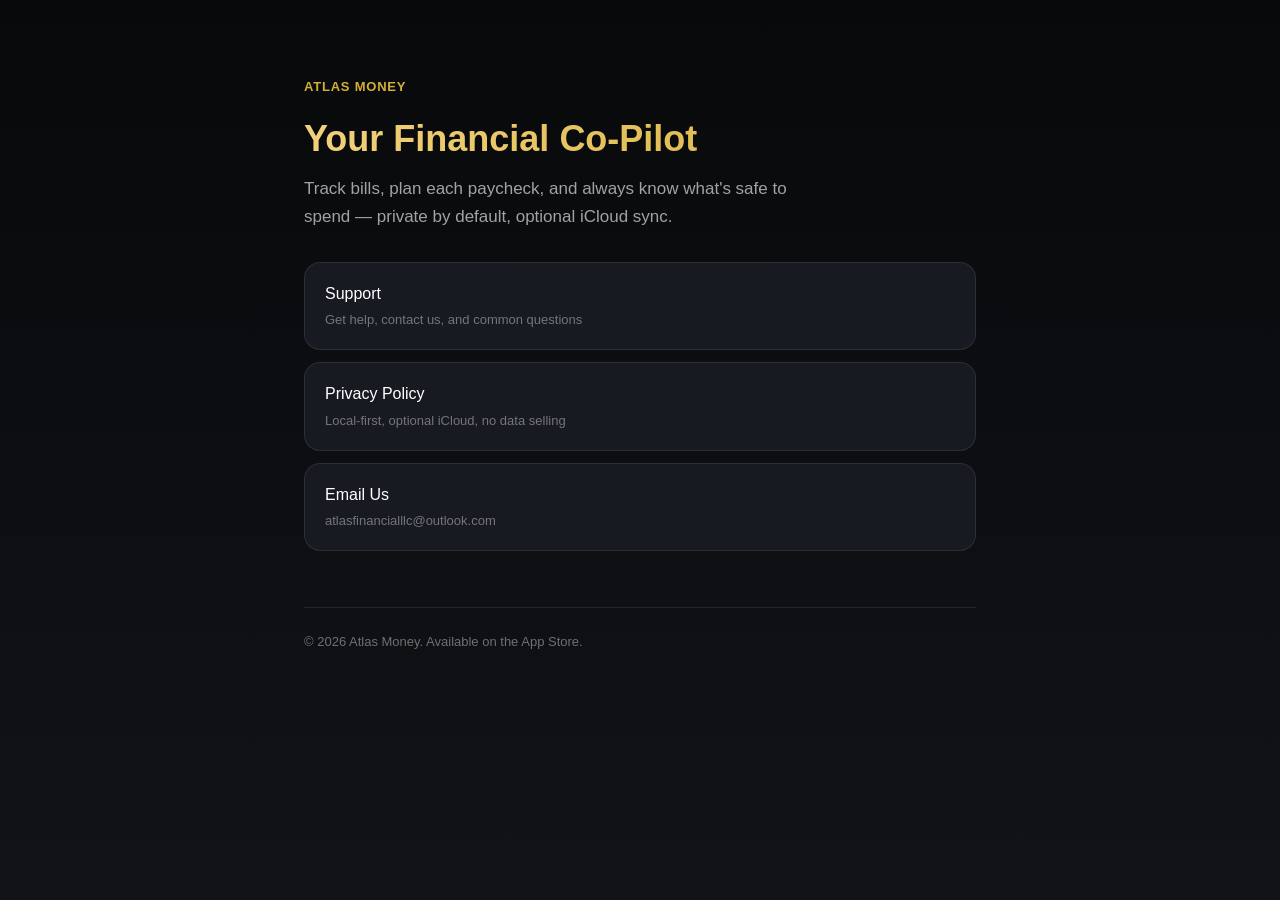
<file: docs/index.html>
<!DOCTYPE html>
<html lang="en">
<head>
<meta charset="UTF-8">
<meta name="viewport" content="width=device-width, initial-scale=1.0">
<title>Atlas Money</title>
<meta name="description" content="Atlas Money — know what's safe to spend. Bills, budget, and cash flow on your device.">
<link rel="stylesheet" href="styles.css">
</head>
<body>
<div class="wrap">
  <p class="eyebrow">Atlas Money</p>
  <h1>Your Financial Co-Pilot</h1>
  <p class="hero-sub">Track bills, plan each paycheck, and always know what's safe to spend — private by default, optional iCloud sync.</p>

  <div class="link-grid">
    <a class="link-card" href="support.html">
      Support
      <span>Get help, contact us, and common questions</span>
    </a>
    <a class="link-card" href="privacy.html">
      Privacy Policy
      <span>Local-first, optional iCloud, no data selling</span>
    </a>
    <a class="link-card" href="mailto:atlasfinancialllc@outlook.com">
      Email Us
      <span>atlasfinancialllc@outlook.com</span>
    </a>
  </div>

  <footer>
    &copy; 2026 Atlas Money. Available on the App Store.
  </footer>
</div>
</body>
</html>
</file>
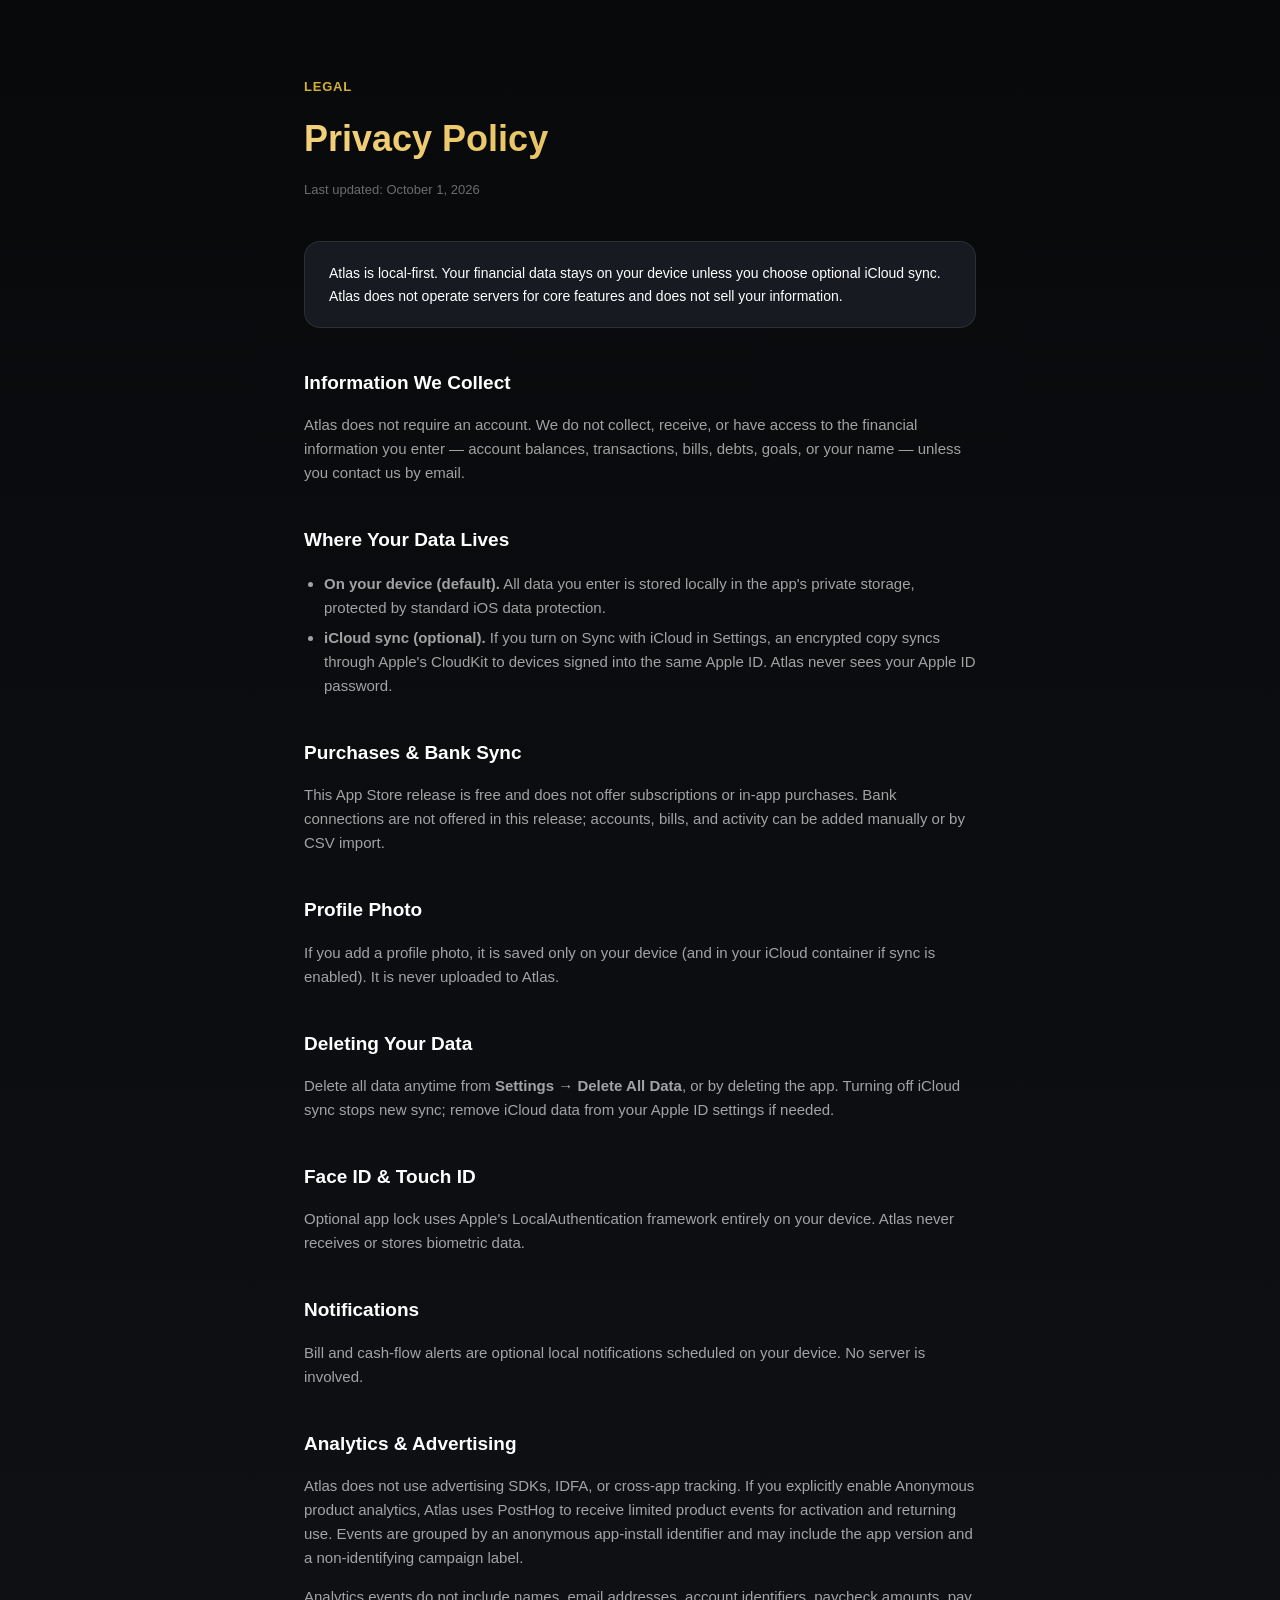
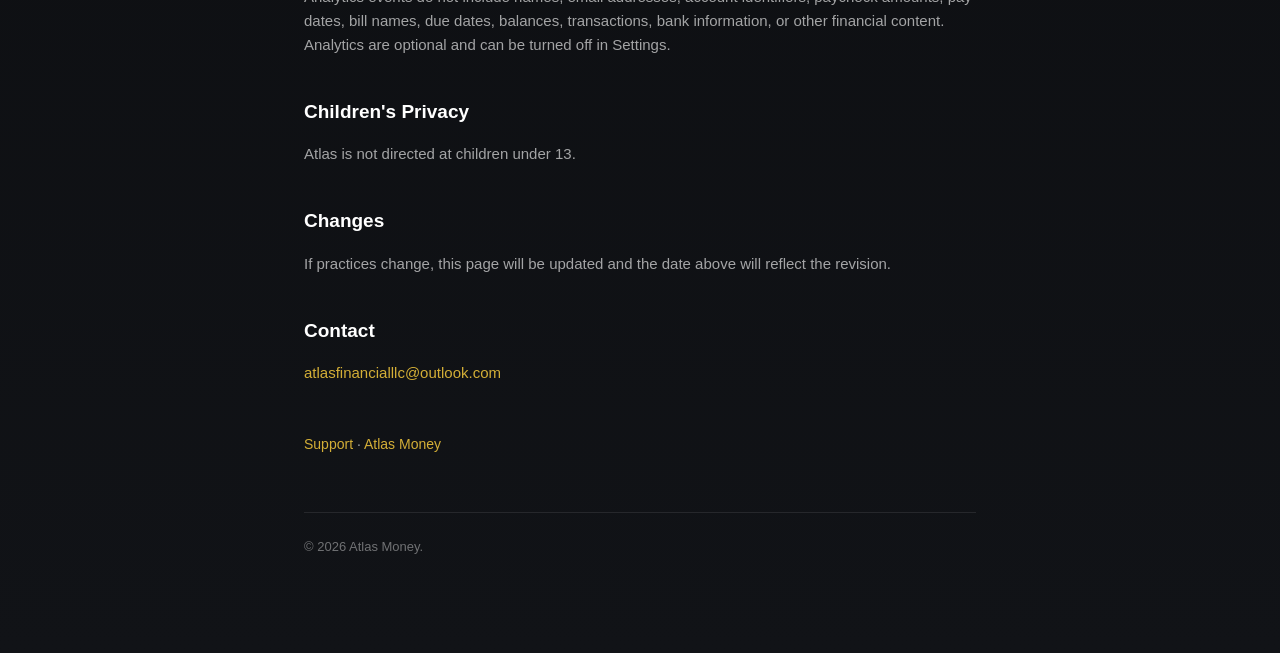
<file: docs/privacy.html>
<!DOCTYPE html>
<html lang="en">
<head>
<meta charset="UTF-8">
<meta name="viewport" content="width=device-width, initial-scale=1.0">
<title>Privacy Policy | Atlas Money</title>
<meta name="description" content="Privacy Policy for the Atlas Money personal finance app.">
<link rel="stylesheet" href="styles.css">
</head>
<body>
<div class="wrap">
  <p class="eyebrow">Legal</p>
  <h1>Privacy Policy</h1>
  <p class="updated">Last updated: October 1, 2026</p>

  <div class="card">
    <p>Atlas is local-first. Your financial data stays on your device unless you choose optional iCloud sync. Atlas does not operate servers for core features and does not sell your information.</p>
  </div>

  <h2>Information We Collect</h2>
  <p>Atlas does not require an account. We do not collect, receive, or have access to the financial information you enter — account balances, transactions, bills, debts, goals, or your name — unless you contact us by email.</p>

  <h2>Where Your Data Lives</h2>
  <ul>
    <li><strong>On your device (default).</strong> All data you enter is stored locally in the app's private storage, protected by standard iOS data protection.</li>
    <li><strong>iCloud sync (optional).</strong> If you turn on Sync with iCloud in Settings, an encrypted copy syncs through Apple's CloudKit to devices signed into the same Apple ID. Atlas never sees your Apple ID password.</li>
  </ul>

  <h2>Purchases &amp; Bank Sync</h2>
  <p>This App Store release is free and does not offer subscriptions or in-app purchases. Bank connections are not offered in this release; accounts, bills, and activity can be added manually or by CSV import.</p>

  <h2>Profile Photo</h2>
  <p>If you add a profile photo, it is saved only on your device (and in your iCloud container if sync is enabled). It is never uploaded to Atlas.</p>

  <h2>Deleting Your Data</h2>
  <p>Delete all data anytime from <strong>Settings → Delete All Data</strong>, or by deleting the app. Turning off iCloud sync stops new sync; remove iCloud data from your Apple ID settings if needed.</p>

  <h2>Face ID &amp; Touch ID</h2>
  <p>Optional app lock uses Apple's LocalAuthentication framework entirely on your device. Atlas never receives or stores biometric data.</p>

  <h2>Notifications</h2>
  <p>Bill and cash-flow alerts are optional local notifications scheduled on your device. No server is involved.</p>

  <h2>Analytics &amp; Advertising</h2>
  <p>Atlas does not use advertising SDKs, IDFA, or cross-app tracking. If you explicitly enable Anonymous product analytics, Atlas uses PostHog to receive limited product events for activation and returning use. Events are grouped by an anonymous app-install identifier and may include the app version and a non-identifying campaign label.</p>
  <p>Analytics events do not include names, email addresses, account identifiers, paycheck amounts, pay dates, bill names, due dates, balances, transactions, bank information, or other financial content. Analytics are optional and can be turned off in Settings.</p>

  <h2>Children's Privacy</h2>
  <p>Atlas is not directed at children under 13.</p>

  <h2>Changes</h2>
  <p>If practices change, this page will be updated and the date above will reflect the revision.</p>

  <h2>Contact</h2>
  <p><a href="mailto:atlasfinancialllc@outlook.com">atlasfinancialllc@outlook.com</a></p>

  <p class="nav-links"><a href="support.html">Support</a> · <a href="index.html">Atlas Money</a></p>

  <footer>
    &copy; 2026 Atlas Money.
  </footer>
</div>
</body>
</html>
</file>
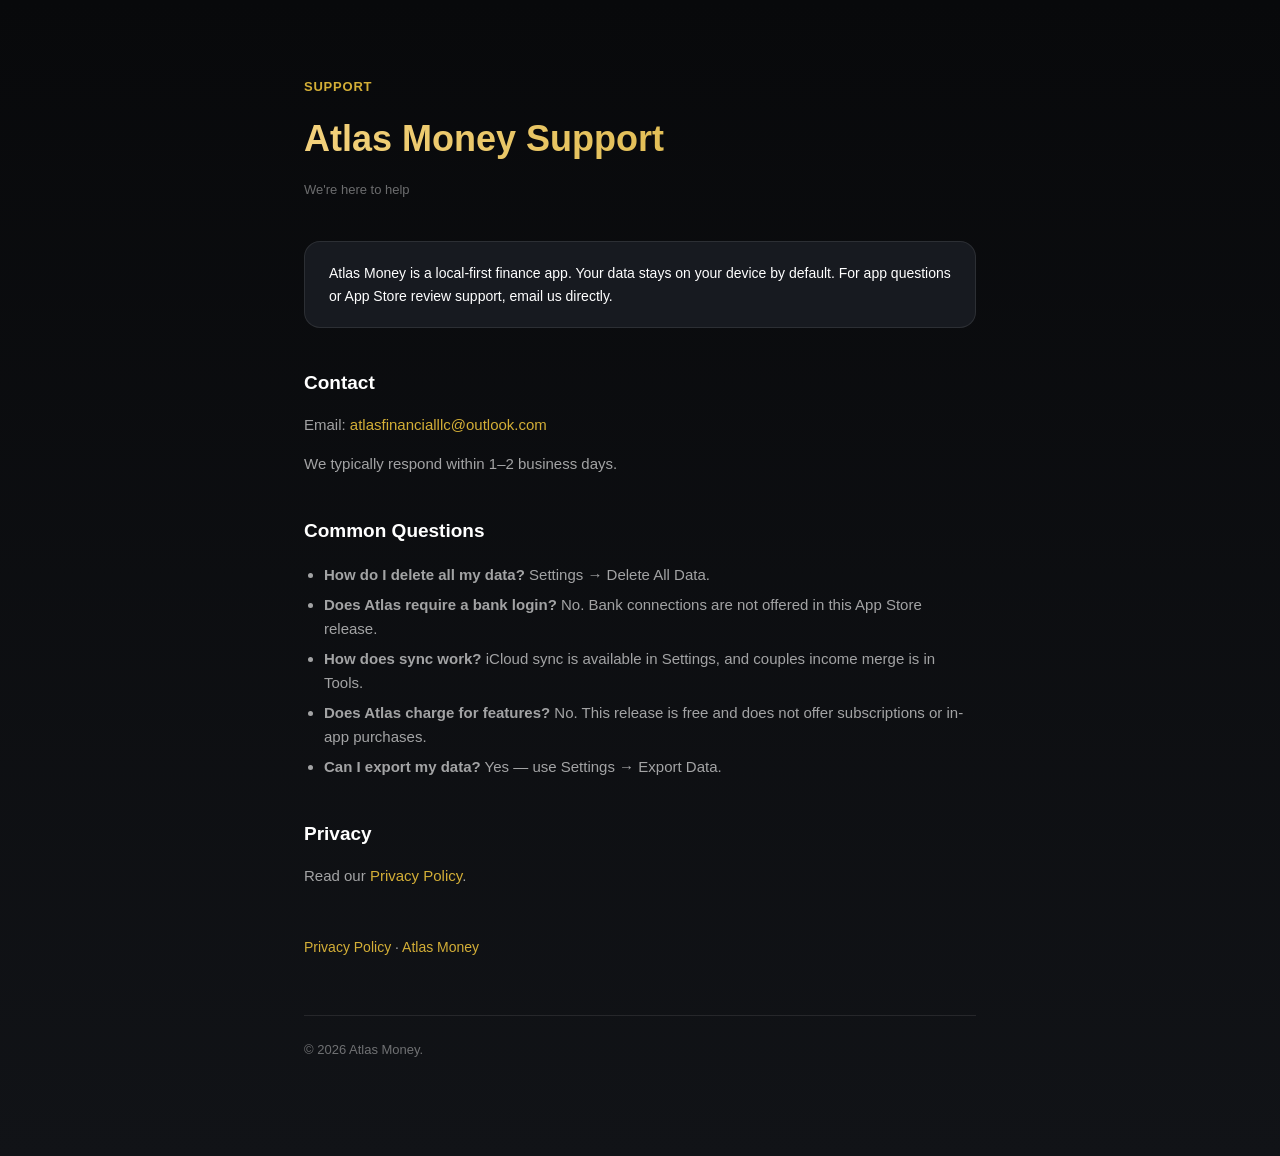
<file: docs/support.html>
<!DOCTYPE html>
<html lang="en">
<head>
<meta charset="UTF-8">
<meta name="viewport" content="width=device-width, initial-scale=1.0">
<title>Support | Atlas Money</title>
<meta name="description" content="Get help with the Atlas Money personal finance app.">
<link rel="stylesheet" href="styles.css">
</head>
<body>
<div class="wrap">
  <p class="eyebrow">Support</p>
  <h1>Atlas Money Support</h1>
  <p class="updated">We're here to help</p>

  <div class="card">
    <p>Atlas Money is a local-first finance app. Your data stays on your device by default. For app questions or App Store review support, email us directly.</p>
  </div>

  <h2>Contact</h2>
  <p>Email: <a href="mailto:atlasfinancialllc@outlook.com">atlasfinancialllc@outlook.com</a></p>
  <p>We typically respond within 1–2 business days.</p>

  <h2>Common Questions</h2>
  <ul>
    <li><strong>How do I delete all my data?</strong> Settings → Delete All Data.</li>
    <li><strong>Does Atlas require a bank login?</strong> No. Bank connections are not offered in this App Store release.</li>
    <li><strong>How does sync work?</strong> iCloud sync is available in Settings, and couples income merge is in Tools.</li>
    <li><strong>Does Atlas charge for features?</strong> No. This release is free and does not offer subscriptions or in-app purchases.</li>
    <li><strong>Can I export my data?</strong> Yes — use Settings → Export Data.</li>
  </ul>

  <h2>Privacy</h2>
  <p>Read our <a href="privacy.html">Privacy Policy</a>.</p>

  <p class="nav-links"><a href="privacy.html">Privacy Policy</a> · <a href="index.html">Atlas Money</a></p>

  <footer>
    &copy; 2026 Atlas Money.
  </footer>
</div>
</body>
</html>
</file>
<file: docs/styles.css>
:root {
  --bg-top: #08090B;
  --bg-bottom: #111317;
  --surface: #171A20;
  --hairline: rgba(255,255,255,0.09);
  --gold: #D4AF37;
  --gold-light: #F3D17C;
  --text-primary: #FFFFFF;
  --text-secondary: rgba(255,255,255,0.62);
  --text-tertiary: rgba(255,255,255,0.40);
}
* { box-sizing: border-box; }
body {
  margin: 0;
  font-family: -apple-system, BlinkMacSystemFont, "Segoe UI", Helvetica, Arial, sans-serif;
  background: linear-gradient(180deg, var(--bg-top), var(--bg-bottom));
  color: var(--text-primary);
  line-height: 1.6;
  min-height: 100vh;
}
.wrap { max-width: 720px; margin: 0 auto; padding: 64px 24px 96px; }
.eyebrow {
  display: inline-block;
  font-size: 13px;
  font-weight: 600;
  letter-spacing: 0.06em;
  text-transform: uppercase;
  color: var(--gold);
  margin-bottom: 12px;
}
h1 {
  font-size: 36px;
  font-weight: 700;
  margin: 0 0 8px;
  background: linear-gradient(90deg, var(--gold-light), var(--gold));
  -webkit-background-clip: text;
  background-clip: text;
  -webkit-text-fill-color: transparent;
}
.updated { color: var(--text-tertiary); font-size: 13px; margin-bottom: 40px; }
h2 {
  font-size: 19px;
  font-weight: 600;
  margin: 40px 0 12px;
  color: var(--text-primary);
}
p, li { color: var(--text-secondary); font-size: 15px; }
ul { padding-left: 20px; }
li { margin-bottom: 6px; }
.card {
  background: var(--surface);
  border: 1px solid var(--hairline);
  border-radius: 16px;
  padding: 20px 24px;
  margin: 24px 0;
}
.card p { margin: 0; color: var(--text-primary); font-size: 14px; }
a { color: var(--gold); text-decoration: none; }
a:hover { text-decoration: underline; }
.nav-links { margin-top: 48px; font-size: 14px; }
footer {
  margin-top: 56px;
  padding-top: 24px;
  border-top: 1px solid var(--hairline);
  color: var(--text-tertiary);
  font-size: 13px;
}
.hero-sub {
  color: var(--text-secondary);
  font-size: 17px;
  margin: 0 0 32px;
  max-width: 520px;
}
.link-grid {
  display: grid;
  gap: 12px;
  margin-top: 24px;
}
.link-card {
  display: block;
  background: var(--surface);
  border: 1px solid var(--hairline);
  border-radius: 16px;
  padding: 18px 20px;
  color: var(--text-primary);
  text-decoration: none;
}
.link-card:hover {
  border-color: rgba(212, 175, 55, 0.35);
  text-decoration: none;
}
.link-card span {
  display: block;
  color: var(--text-tertiary);
  font-size: 13px;
  margin-top: 4px;
}
</file>
